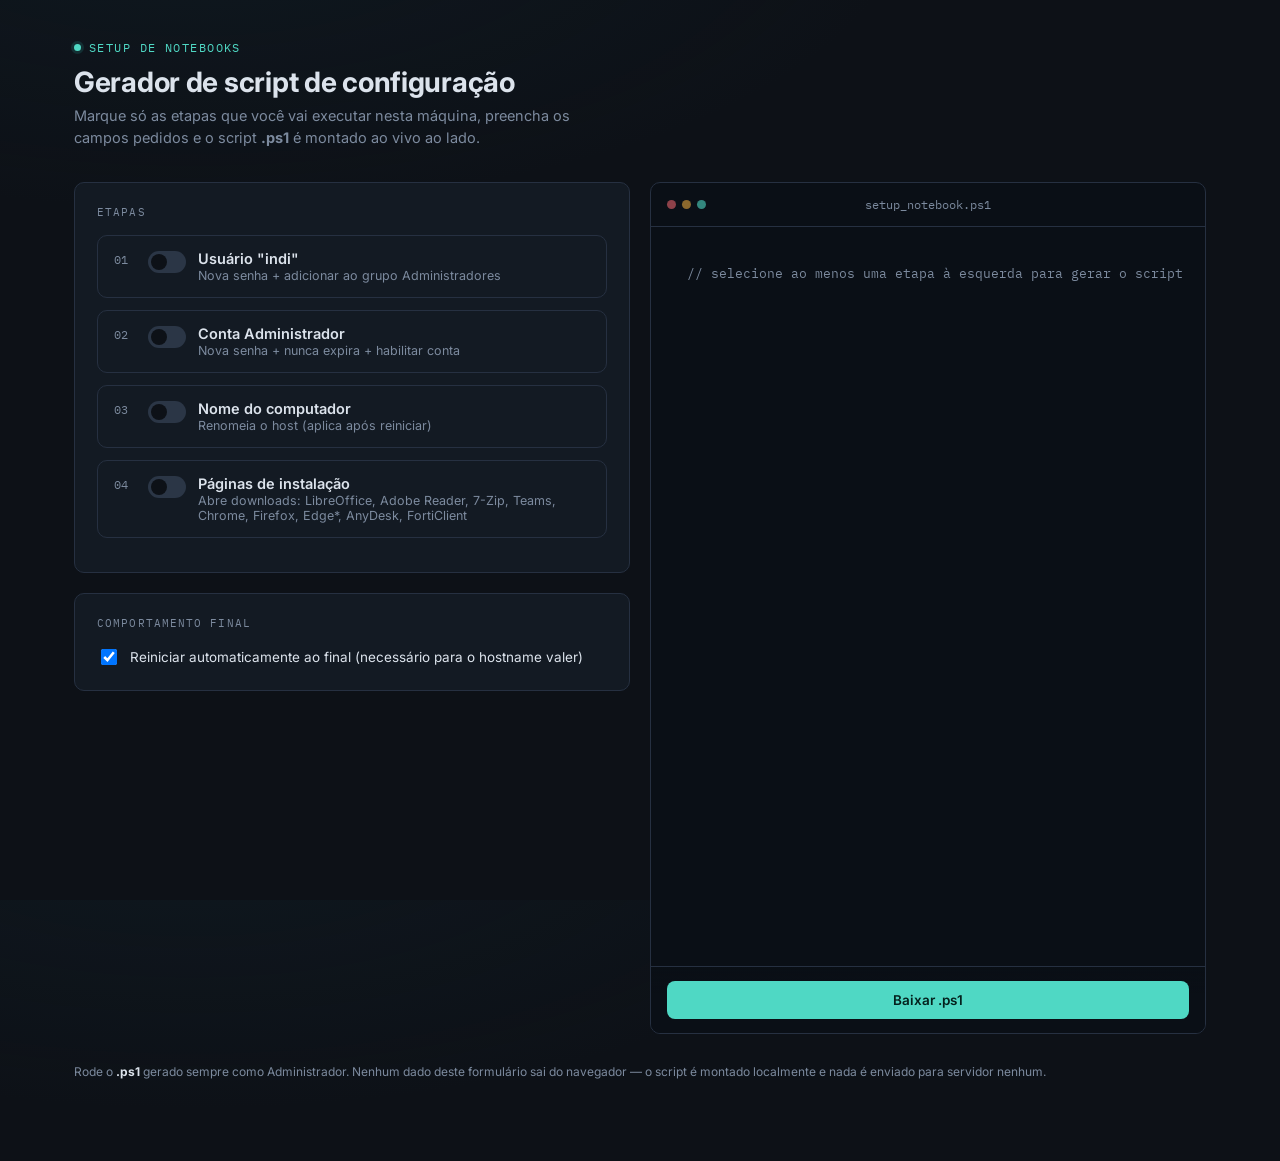
<file: index.html>
<!DOCTYPE html>
<html lang="pt-BR">
<head>
<meta charset="UTF-8">
<meta name="viewport" content="width=device-width, initial-scale=1.0">
<title>Gerador · Setup de Notebooks</title>
<link rel="stylesheet" href="style.css">
</head>
<body>
<div class="wrap">

  <header>
    <div class="eyebrow">Setup de notebooks</div>
    <h1>Gerador de script de configuração</h1>
    <p>Marque só as etapas que você vai executar nesta máquina, preencha os campos pedidos e o script <b>.ps1</b> é montado ao vivo ao lado.</p>
  </header>

  <div class="grid">

    <!-- LEFT: form -->
    <div>
      <div class="panel">
        <p class="panel-title">Etapas</p>

        <!-- STEP 1 -->
        <div class="step" id="step1">
          <div class="step-head" onclick="toggleStep(1)">
            <span class="step-num">01</span>
            <label class="switch"><input type="checkbox" id="chk1" onchange="onToggle(1)"><span class="slider"></span></label>
            <div>
              <div class="step-title">Usuário "indi"</div>
              <div class="step-sub">Nova senha + adicionar ao grupo Administradores</div>
            </div>
          </div>
          <div class="step-body">
            <div class="step-body-inner">
              <label class="field">
                <span>Senha do usuário indi</span>
                <div class="pw-row">
                  <input type="password" id="pwIndi" placeholder="Ex: C0rp#2026!" oninput="render()">
                  <button type="button" class="pw-toggle" onclick="togglePw('pwIndi', this)">mostrar</button>
                </div>
              </label>
            </div>
          </div>
        </div>

        <!-- STEP 2 -->
        <div class="step" id="step2">
          <div class="step-head" onclick="toggleStep(2)">
            <span class="step-num">02</span>
            <label class="switch"><input type="checkbox" id="chk2" onchange="onToggle(2)"><span class="slider"></span></label>
            <div>
              <div class="step-title">Conta Administrador</div>
              <div class="step-sub">Nova senha + nunca expira + habilitar conta</div>
            </div>
          </div>
          <div class="step-body">
            <div class="step-body-inner">
              <label class="field">
                <span>Senha do Administrador</span>
                <div class="pw-row">
                  <input type="password" id="pwAdmin" placeholder="Ex: Adm!nCorp#2026" oninput="render()">
                  <button type="button" class="pw-toggle" onclick="togglePw('pwAdmin', this)">mostrar</button>
                </div>
              </label>
            </div>
          </div>
        </div>

        <!-- STEP 3 -->
        <div class="step" id="step3">
          <div class="step-head" onclick="toggleStep(3)">
            <span class="step-num">03</span>
            <label class="switch"><input type="checkbox" id="chk3" onchange="onToggle(3)"><span class="slider"></span></label>
            <div>
              <div class="step-title">Nome do computador</div>
              <div class="step-sub">Renomeia o host (aplica após reiniciar)</div>
            </div>
          </div>
          <div class="step-body">
            <div class="step-body-inner">
              <label class="field">
                <span>Hostname</span>
                <input type="text" id="hostname" placeholder="NOTEBOOK0123" style="text-transform:uppercase" oninput="render()">
              </label>
              <div class="hint">Máx. 15 caracteres, sem espaços ou acentos.</div>
            </div>
          </div>
        </div>

        <!-- STEP 4 -->
        <div class="step" id="step4">
          <div class="step-head" onclick="toggleStep(4)">
            <span class="step-num">04</span>
            <label class="switch"><input type="checkbox" id="chk4" onchange="onToggle(4)"><span class="slider"></span></label>
            <div>
              <div class="step-title">Páginas de instalação</div>
              <div class="step-sub">Abre downloads: LibreOffice, Adobe Reader, 7-Zip, Teams, Chrome, Firefox, Edge*, AnyDesk, FortiClient</div>
            </div>
          </div>
          <div class="step-body">
            <div class="step-body-inner">
              <div class="hint">*Edge só abre se ainda não estiver instalado na máquina.</div>
            </div>
          </div>
        </div>
      </div>

      <div class="panel">
        <p class="panel-title">Comportamento final</p>
        <label class="field" style="display:flex; align-items:center; gap:10px; margin-top:0;">
          <input type="checkbox" id="chkRestart" checked onchange="render()" style="width:16px;height:16px;">
          <span style="margin:0; font-family:'Inter'; font-size:13.5px; color:var(--text);">Reiniciar automaticamente ao final (necessário para o hostname valer)</span>
        </label>
      </div>
    </div>

    <!-- RIGHT: code preview -->
    <div class="code-panel">
      <div class="code-head">
        <div class="dots"><span></span><span></span><span></span></div>
        <div class="fname">setup_notebook.ps1</div>
        <div style="width:40px;"></div>
      </div>
      <pre id="codeOut"></pre>
      <div class="code-actions">
        <button class="btn btn-primary" onclick="downloadCode()">Baixar .ps1</button>
      </div>
    </div>

  </div>

  <footer>
    Rode o <b>.ps1</b> gerado sempre como Administrador. Nenhum dado deste formulário sai do navegador — o script é montado localmente e nada é enviado para servidor nenhum.
  </footer>

</div>
<script src="script.js"></script>
</body>
</html>
</file>
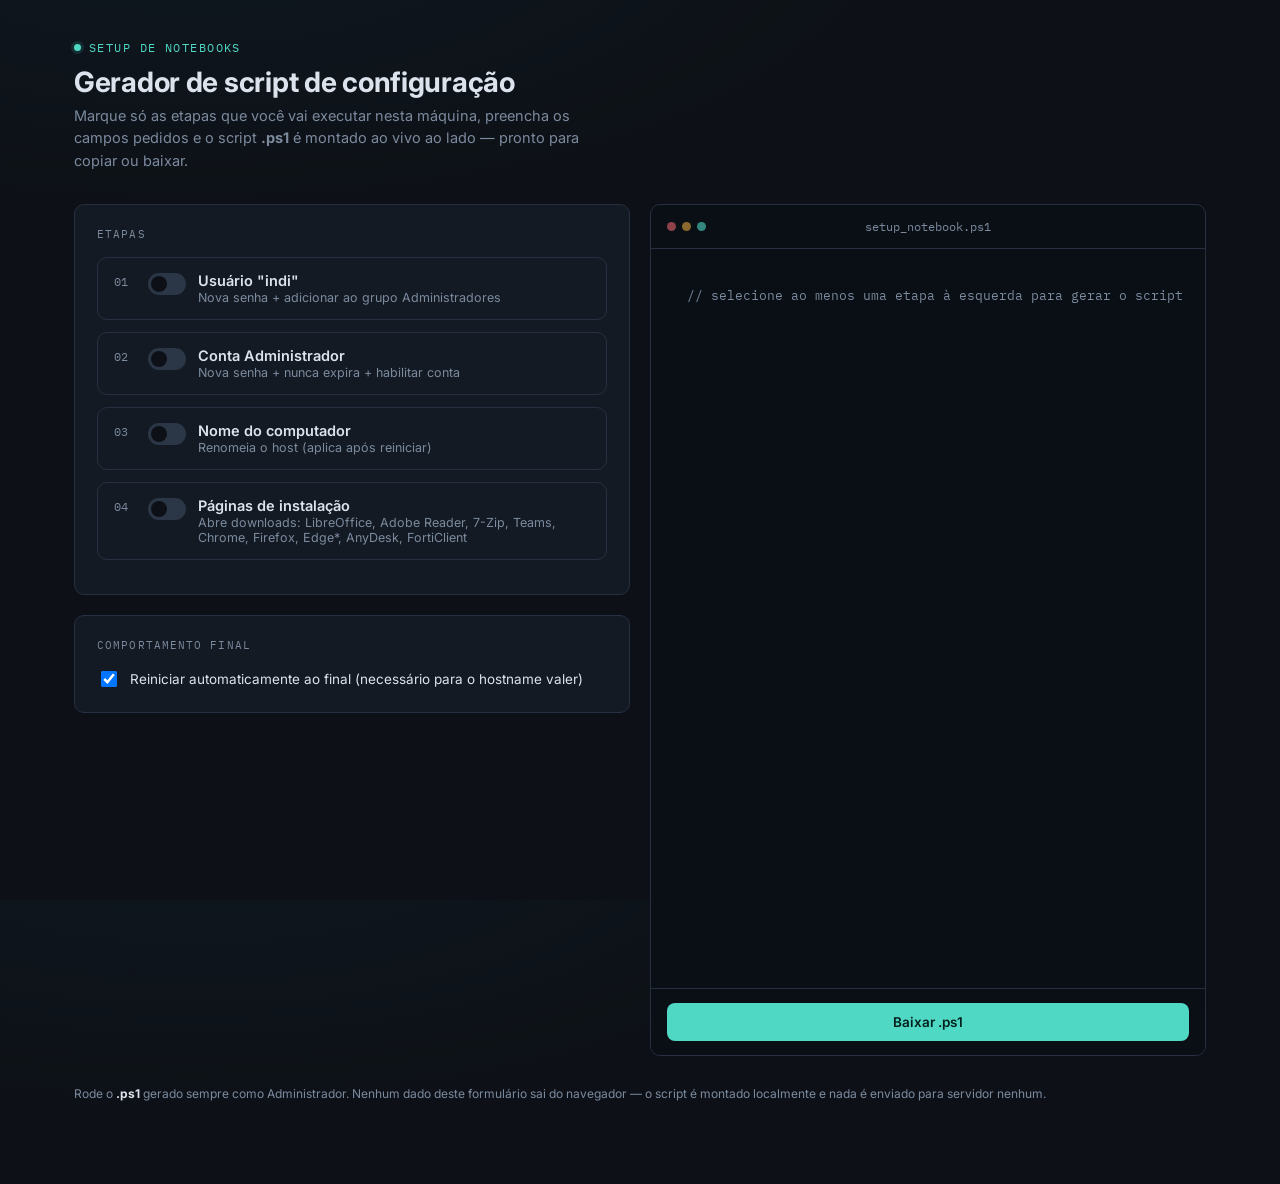
<file: gerador_setup_notebook.html>
<!DOCTYPE html>
<html lang="pt-BR">
<head>
<meta charset="UTF-8">
<meta name="viewport" content="width=device-width, initial-scale=1.0">
<title>Gerador · Setup de Notebooks</title>
<link rel="stylesheet" href="style.css">
</head>
<body>
<div class="wrap">

  <header>
    <div class="eyebrow">Setup de notebooks</div>
    <h1>Gerador de script de configuração</h1>
    <p>Marque só as etapas que você vai executar nesta máquina, preencha os campos pedidos e o script <b>.ps1</b> é montado ao vivo ao lado — pronto para copiar ou baixar.</p>
  </header>

  <div class="grid">

    <!-- LEFT: form -->
    <div>
      <div class="panel">
        <p class="panel-title">Etapas</p>

        <!-- STEP 1 -->
        <div class="step" id="step1">
          <div class="step-head" onclick="toggleStep(1)">
            <span class="step-num">01</span>
            <label class="switch"><input type="checkbox" id="chk1" onchange="onToggle(1)"><span class="slider"></span></label>
            <div>
              <div class="step-title">Usuário "indi"</div>
              <div class="step-sub">Nova senha + adicionar ao grupo Administradores</div>
            </div>
          </div>
          <div class="step-body">
            <div class="step-body-inner">
              <label class="field">
                <span>Senha do usuário indi</span>
                <div class="pw-row">
                  <input type="password" id="pwIndi" placeholder="Ex: C0rp#2026!" oninput="render()">
                  <button type="button" class="pw-toggle" onclick="togglePw('pwIndi', this)">mostrar</button>
                </div>
              </label>
            </div>
          </div>
        </div>

        <!-- STEP 2 -->
        <div class="step" id="step2">
          <div class="step-head" onclick="toggleStep(2)">
            <span class="step-num">02</span>
            <label class="switch"><input type="checkbox" id="chk2" onchange="onToggle(2)"><span class="slider"></span></label>
            <div>
              <div class="step-title">Conta Administrador</div>
              <div class="step-sub">Nova senha + nunca expira + habilitar conta</div>
            </div>
          </div>
          <div class="step-body">
            <div class="step-body-inner">
              <label class="field">
                <span>Senha do Administrador</span>
                <div class="pw-row">
                  <input type="password" id="pwAdmin" placeholder="Ex: Adm!nCorp#2026" oninput="render()">
                  <button type="button" class="pw-toggle" onclick="togglePw('pwAdmin', this)">mostrar</button>
                </div>
              </label>
            </div>
          </div>
        </div>

        <!-- STEP 3 -->
        <div class="step" id="step3">
          <div class="step-head" onclick="toggleStep(3)">
            <span class="step-num">03</span>
            <label class="switch"><input type="checkbox" id="chk3" onchange="onToggle(3)"><span class="slider"></span></label>
            <div>
              <div class="step-title">Nome do computador</div>
              <div class="step-sub">Renomeia o host (aplica após reiniciar)</div>
            </div>
          </div>
          <div class="step-body">
            <div class="step-body-inner">
              <label class="field">
                <span>Hostname</span>
                <input type="text" id="hostname" placeholder="NOTEBOOK0123" style="text-transform:uppercase" oninput="render()">
              </label>
              <div class="hint">Máx. 15 caracteres, sem espaços ou acentos.</div>
            </div>
          </div>
        </div>

        <!-- STEP 4 -->
        <div class="step" id="step4">
          <div class="step-head" onclick="toggleStep(4)">
            <span class="step-num">04</span>
            <label class="switch"><input type="checkbox" id="chk4" onchange="onToggle(4)"><span class="slider"></span></label>
            <div>
              <div class="step-title">Páginas de instalação</div>
              <div class="step-sub">Abre downloads: LibreOffice, Adobe Reader, 7-Zip, Teams, Chrome, Firefox, Edge*, AnyDesk, FortiClient</div>
            </div>
          </div>
          <div class="step-body">
            <div class="step-body-inner">
              <div class="hint">*Edge só abre se ainda não estiver instalado na máquina.</div>
            </div>
          </div>
        </div>
      </div>

      <div class="panel">
        <p class="panel-title">Comportamento final</p>
        <label class="field" style="display:flex; align-items:center; gap:10px; margin-top:0;">
          <input type="checkbox" id="chkRestart" checked onchange="render()" style="width:16px;height:16px;">
          <span style="margin:0; font-family:'Inter'; font-size:13.5px; color:var(--text);">Reiniciar automaticamente ao final (necessário para o hostname valer)</span>
        </label>
      </div>
    </div>

    <!-- RIGHT: code preview -->
    <div class="code-panel">
      <div class="code-head">
        <div class="dots"><span></span><span></span><span></span></div>
        <div class="fname">setup_notebook.ps1</div>
        <div style="width:40px;"></div>
      </div>
      <pre id="codeOut"></pre>
      <div class="code-actions">
        <button class="btn btn-primary" onclick="downloadCode()">Baixar .ps1</button>
      </div>
    </div>

  </div>

  <footer>
    Rode o <b>.ps1</b> gerado sempre como Administrador. Nenhum dado deste formulário sai do navegador — o script é montado localmente e nada é enviado para servidor nenhum.
  </footer>

</div>
<script src="script.js"></script>
</body>
</html>
</file>
<file: style.css>
@import url('https://fonts.googleapis.com/css2?family=IBM+Plex+Mono:wght@400;500;600&family=Inter:wght@400;500;600;700&display=swap');

  :root{
    --bg: #0D1117;
    --panel: #131A23;
    --panel-2: #1A2330;
    --line: #263041;
    --text: #DCE3EC;
    --text-dim: #7C8A9E;
    --accent: #4FD8C4;
    --accent-dim: #2A9D8F33;
    --warn: #E2A33D;
    --danger: #E5636B;
    --radius: 10px;
  }

  *{ box-sizing: border-box; }
  html,body{ height:100%; }
  body{
    margin:0;
    background:
      radial-gradient(1200px 500px at 15% -10%, #16324033, transparent 60%),
      var(--bg);
    color: var(--text);
    font-family: 'Inter', system-ui, sans-serif;
    -webkit-font-smoothing: antialiased;
  }

  .wrap{ max-width: 1180px; margin: 0 auto; padding: 40px 24px 80px; }

  header{ margin-bottom: 32px; }
  .eyebrow{
    font-family: 'IBM Plex Mono', monospace;
    font-size: 12px;
    letter-spacing: .12em;
    text-transform: uppercase;
    color: var(--accent);
    display:flex; align-items:center; gap:8px;
    margin-bottom: 10px;
  }
  .eyebrow::before{
    content:''; width:7px; height:7px; border-radius:50%;
    background: var(--accent);
    box-shadow: 0 0 0 3px var(--accent-dim);
  }
  h1{
    font-size: 28px;
    margin: 0 0 6px;
    font-weight: 700;
    letter-spacing: -0.01em;
  }
  header p{ margin:0; color: var(--text-dim); font-size: 14.5px; max-width: 60ch; line-height:1.55; }

  .grid{
  display: grid;
  grid-template-columns: minmax(0, 1fr) minmax(0, 1fr);
  gap: 20px;
  align-items: start;
}
  @media (max-width: 900px){ .grid{ grid-template-columns: 1fr; } }

  .panel{
    background: var(--panel);
    border: 1px solid var(--line);
    border-radius: var(--radius);
    padding: 22px;
  }
  .panel + .panel{ margin-top: 20px; }

  .panel-title{
    font-family:'IBM Plex Mono', monospace;
    font-size: 11px;
    letter-spacing: .1em;
    text-transform: uppercase;
    color: var(--text-dim);
    margin: 0 0 16px;
    display:flex; justify-content:space-between; align-items:center;
  }

  .step{
    border: 1px solid var(--line);
    border-radius: var(--radius);
    margin-bottom: 12px;
    overflow: hidden;
    transition: border-color .15s ease;
  }
  .step.on{ border-color: #2A9D8F66; }

  .step-head{
    display:flex; align-items:flex-start; gap:12px;
    padding: 14px 16px;
    cursor: pointer;
    user-select:none;
  }
  .step-head:hover{ background: var(--panel-2); }

  .step-num{
    font-family:'IBM Plex Mono', monospace;
    font-size: 12px;
    color: var(--text-dim);
    width: 22px;
    margin-top: 2px;
    flex: none;
  }
  .step.on .step-num{ color: var(--accent); }

  .switch{
    position: relative;
    width: 38px; height: 22px;
    margin-top: 1px;
    flex: none;
  }
  .switch input{ opacity:0; width:0; height:0; position:absolute; }
  .slider{
    position:absolute; inset:0;
    background:#2B3646;
    border-radius: 999px;
    transition: background .15s ease;
  }
  .slider::before{
    content:''; position:absolute;
    height:16px; width:16px; left:3px; top:3px;
    background:#0D1117; border-radius:50%;
    transition: transform .15s ease;
  }
  .switch input:checked + .slider{ background: var(--accent); }
  .switch input:checked + .slider::before{ transform: translateX(16px); background:#062521; }

  .step-title{ font-weight:600; font-size:14.5px; flex:1; }
  .step-sub{ font-size:12.5px; color: var(--text-dim); margin-top:1px; }

  .step-body{
    display: grid;
    grid-template-rows: 0fr;
    transition: grid-template-rows .2s ease;
    background: #0F1620;
  }
  .step.on .step-body{ grid-template-rows: 1fr; }

  .step-body-inner{
    min-height: 0;
    overflow: hidden;
    padding: 0 16px;
    transition: padding .2s ease;
  }
  .step.on .step-body-inner{ padding: 4px 16px 16px; }

  label.field{ display:block; margin-top:10px; }
  label.field span{
    display:block; font-size:12px; color: var(--text-dim);
    margin-bottom:6px; font-family:'IBM Plex Mono', monospace;
  }
  input[type=text], input[type=password]{
    width:100%;
    background: var(--panel);
    border: 1px solid var(--line);
    border-radius: 7px;
    padding: 9px 11px;
    color: var(--text);
    font-family:'IBM Plex Mono', monospace;
    font-size: 13.5px;
    outline: none;
  }
  input[type=text]:focus, input[type=password]:focus{
    border-color: var(--accent);
    box-shadow: 0 0 0 3px var(--accent-dim);
  }
  .pw-row{ display:flex; gap:8px; }
  .pw-row input{ flex:1; min-width:0; }
  .pw-toggle{
    background: var(--panel-2);
    border: 1px solid var(--line);
    border-radius:7px;
    color: var(--text-dim);
    font-family:'IBM Plex Mono', monospace;
    font-size: 11px;
    padding: 0 10px;
    cursor:pointer;
    flex: none;
    white-space: nowrap;
  }
  .pw-toggle:hover{ color: var(--text); }
  .hint{ font-size:11.5px; color:var(--text-dim); margin-top:6px; line-height:1.4; }
  .hint.warn{ color: var(--warn); }

  /* right side: code panel */
  .code-panel{
  background: #0A0F16;
  border: 1px solid var(--line);
  border-radius: var(--radius);
  position: sticky;
  top: 24px;
  display:flex;
  flex-direction:column;
  height: calc(100vh - 48px);
  min-height: 480px;
  min-width: 0;
  overflow: hidden;
}
  .code-head{
    display:flex; align-items:center; justify-content:space-between;
    padding: 14px 16px;
    border-bottom: 1px solid var(--line);
  }
  .code-head .dots{ display:flex; gap:6px; }
  .code-head .dots span{ width:9px; height:9px; border-radius:50%; display:inline-block; }
  .dots span:nth-child(1){ background:#E5636B99; }
  .dots span:nth-child(2){ background:#E2A33D99; }
  .dots span:nth-child(3){ background:#4FD8C499; }
  .code-head .fname{
    font-family:'IBM Plex Mono', monospace;
    font-size: 12px; color: var(--text-dim);
  }
  pre#codeOut{
  margin: 0;
  padding: 18px 18px 90px;
  overflow: auto;
  flex: 1;
  min-width: 0;
  min-height: 0;
  max-width: 100%;

  font-family: 'IBM Plex Mono', monospace;
  font-size: 12.5px;
  line-height: 1.65;
  color: #C7D3E0;
  white-space: pre;
}
  .tok-comment{ color:#5C6B80; }
  .tok-str{ color:#93D6C4; }
  .tok-kw{ color:#7CA9E8; }
  .tok-var{ color:#E8B36A; }

  .code-actions{
    display:flex; gap:10px;
    padding: 14px 16px;
    border-top: 1px solid var(--line);
    background: linear-gradient(180deg, transparent, #0A0F16 40%);
  }
  button.btn{
    flex:1;
    border:none; border-radius:8px;
    padding: 11px 14px;
    font-family:'Inter', sans-serif;
    font-weight:600; font-size: 13.5px;
    cursor:pointer;
    transition: transform .06s ease, filter .15s ease;
  }
  button.btn:active{ transform: scale(0.98); }
  .btn-primary{ background: var(--accent); color:#04211D; }
  .btn-primary:hover{ filter: brightness(1.08); }

  .empty-note{
    font-family:'IBM Plex Mono', monospace;
    font-size: 12.5px;
    color: var(--text-dim);
    padding: 18px;
  }

  footer{
    margin-top: 28px;
    font-size: 12px;
    color: var(--text-dim);
    line-height:1.6;
  }
  footer b{ color: var(--text); }
</file>
